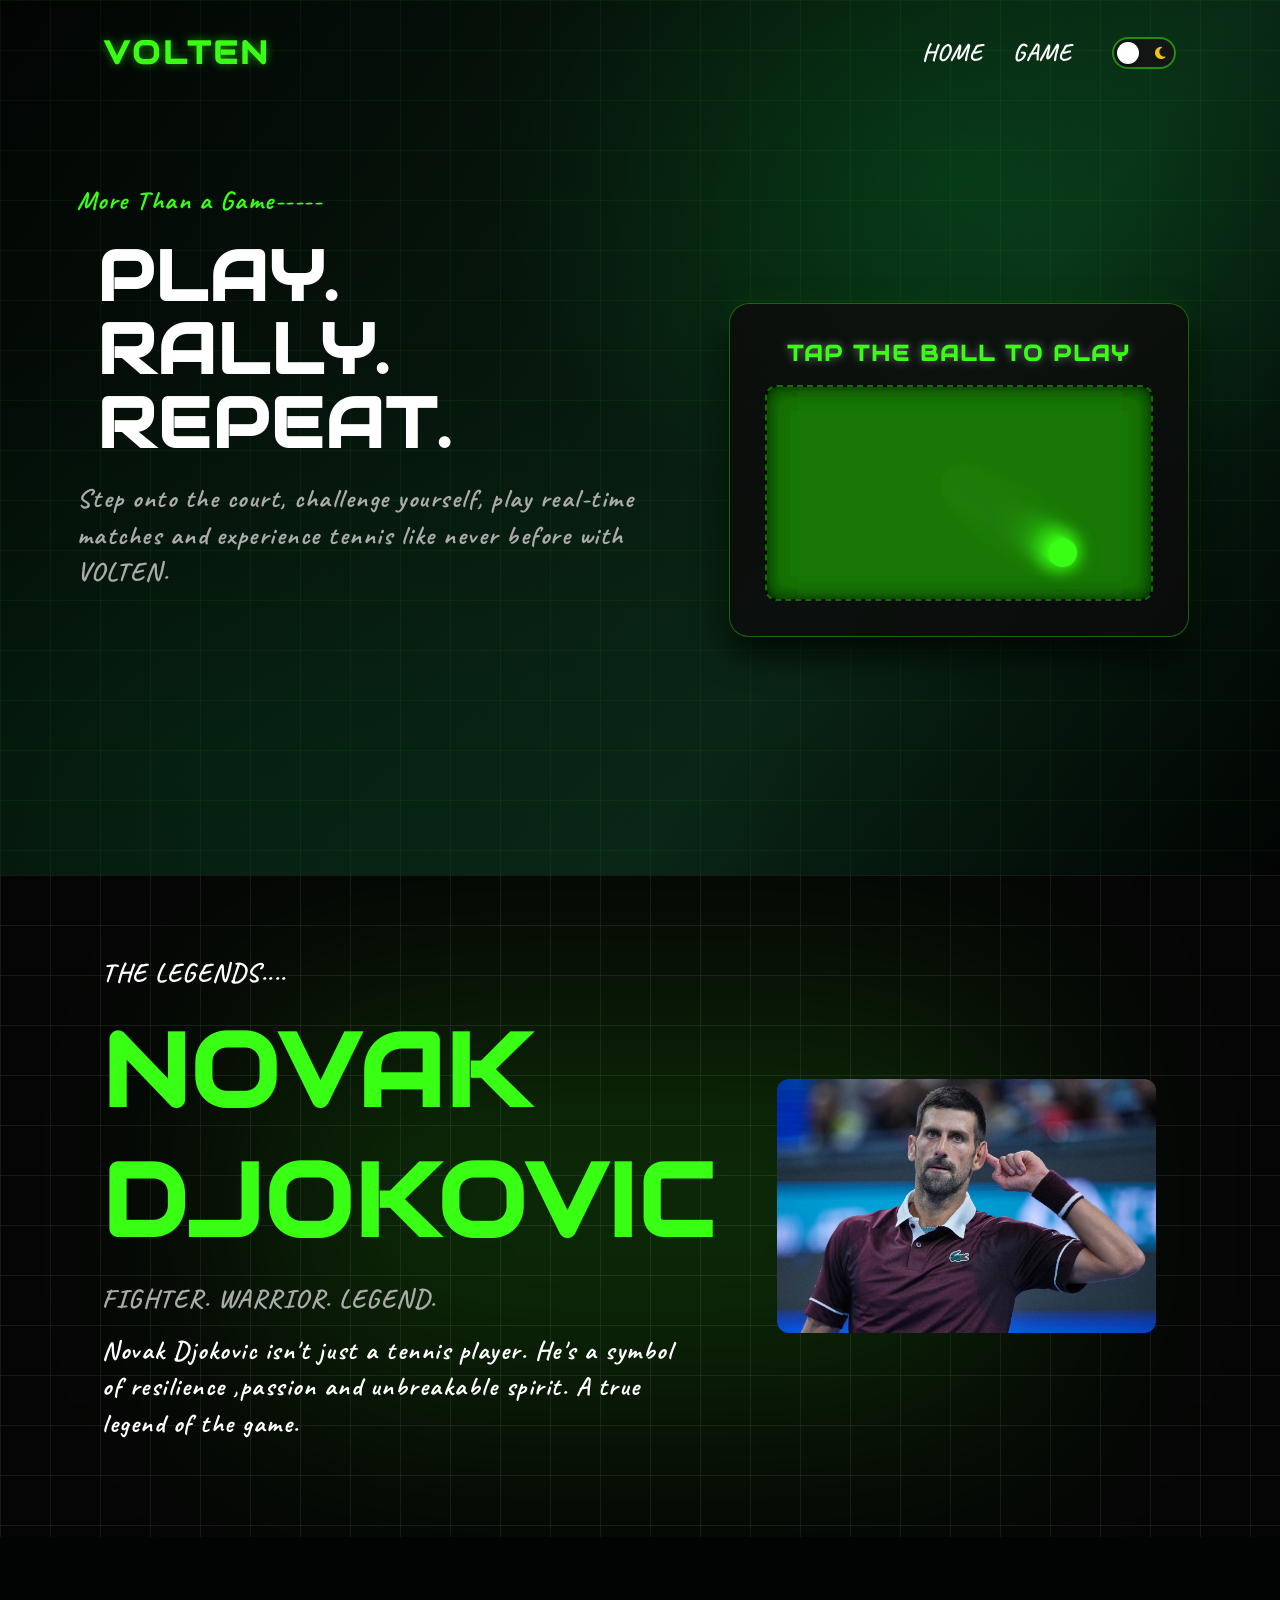
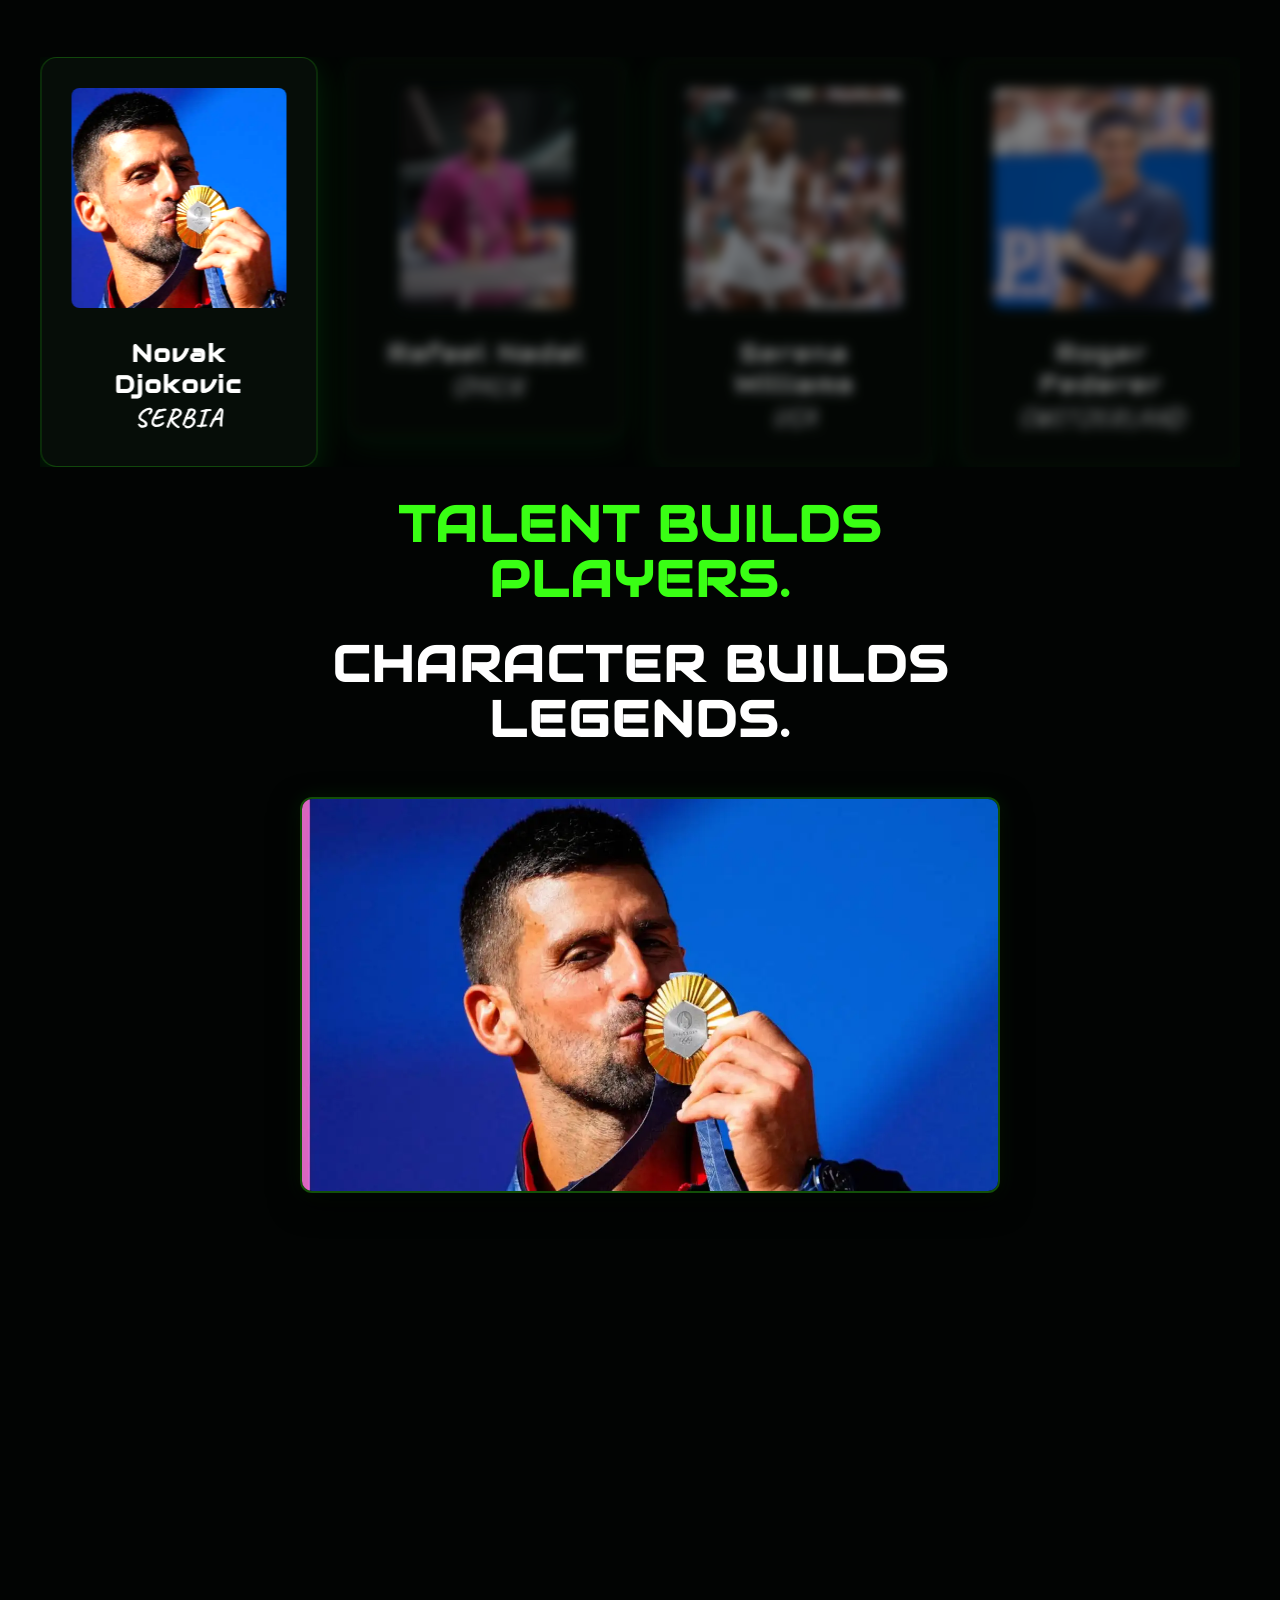
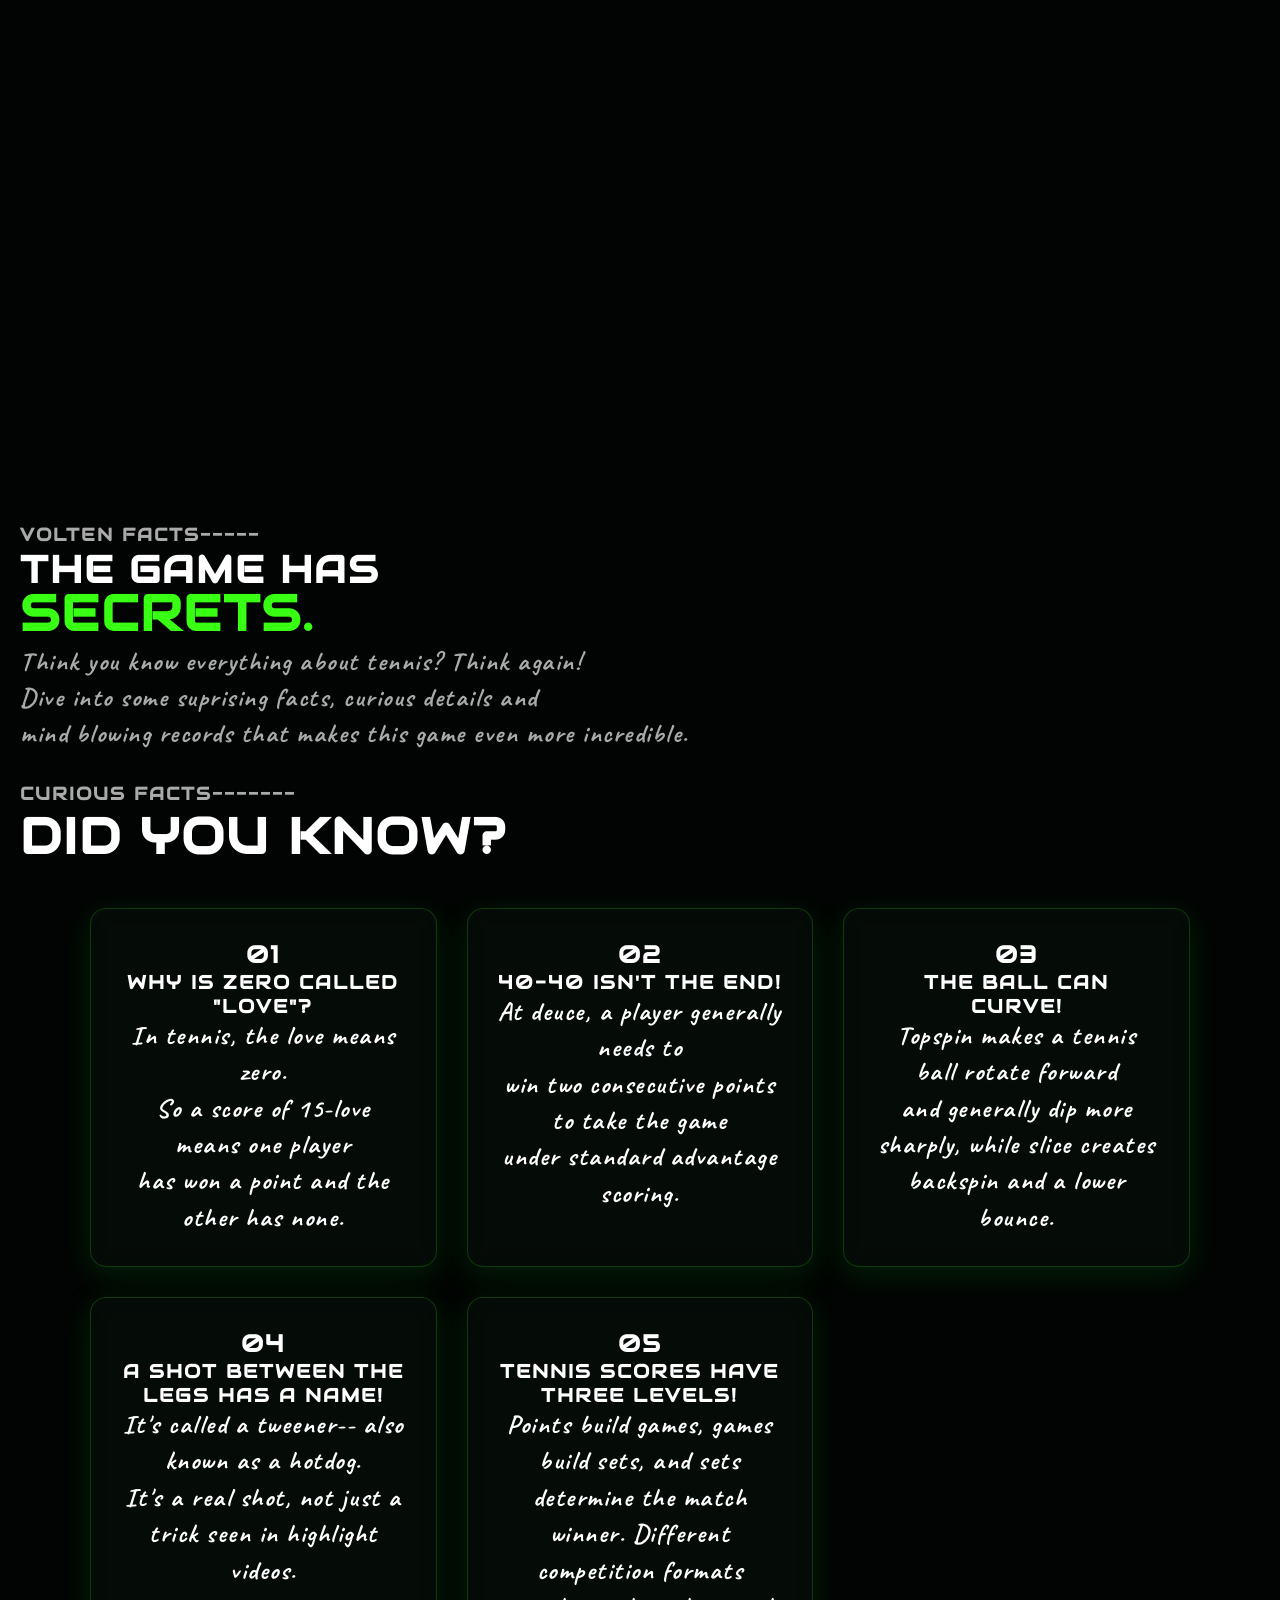
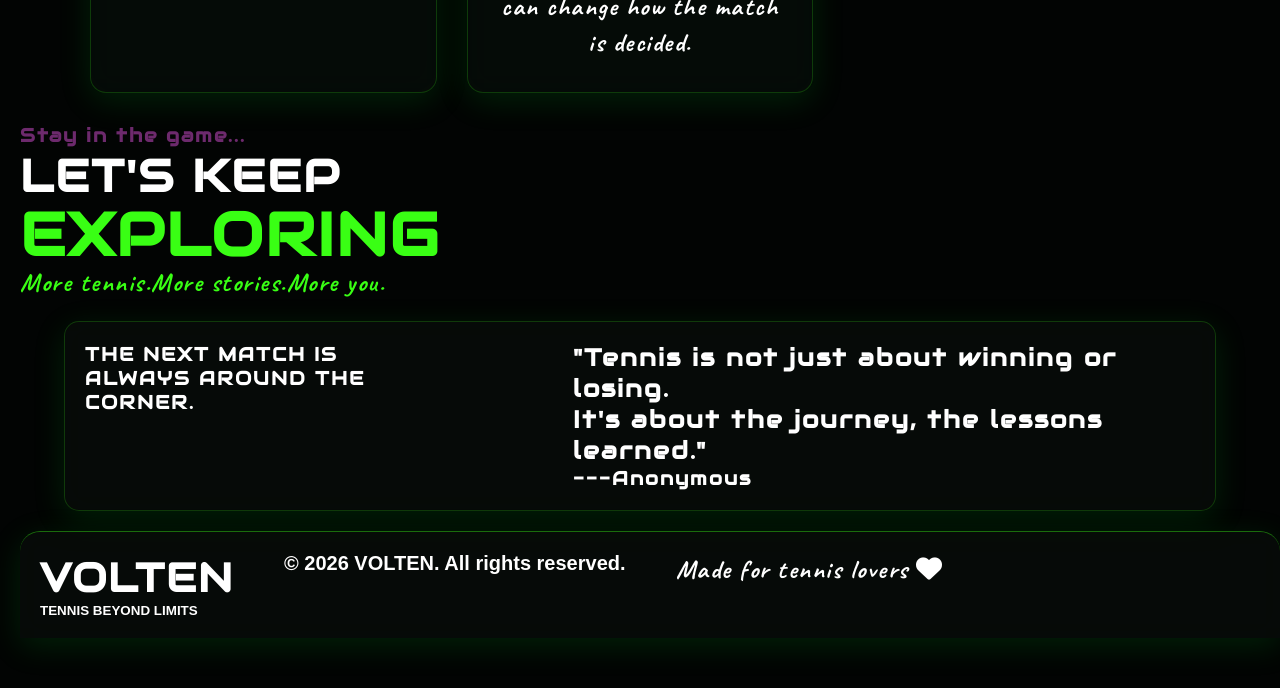
<file: index.html>
<!DOCTYPE html>
<html lang="en">
<head>
    <meta charset="UTF-8">
    <meta name="viewport" content="width=device-width, initial-scale=1.0">
    <title>VOLTEN - more then game ... </title>
    <link rel="stylesheet" href="style.css">
    <link rel="stylesheet" href="https://cdnjs.cloudflare.com/ajax/libs/font-awesome/6.4.0/css/all.min.css">
    <link rel="stylesheet" href="https://cdn.jsdelivr.net/npm/swiper@11/swiper-bundle.min.css" />
    <link rel="preconnect" href="https://fonts.googleapis.com">
    <link rel="preconnect" href="https://fonts.gstatic.com" crossorigin>
    <link href="https://fonts.googleapis.com/css2?family=Audiowide&family=Caveat:wght@700&display=swap" rel="stylesheet">
    <link rel="icon" href="favicon.svg" type="image/x-icon" >
</head>
<body>
   <div class="navbar">
    <h1>VOLTEN</h1>
    <div class="navbaricons">
        <p style="cursor: pointer;" onclick="window.scrollTo({top: 0, behavior: 'smooth'});">Home</p>
        <p style="cursor: pointer;" onclick="document.getElementById('gameArea').scrollIntoView({behavior: 'smooth'});">GAME</p>
    </div>
        <!--slider code is here guys -->
         <div class="nav-right-controls" style="display: flex; align-items: center; gap: 15px;">
        <label class="theme-switch" for="switch-desktop">
            <input type="checkbox" id="switch-desktop" class="theme-checkbox">
            <div class="slider round">
                <i class="fa-solid fa-sun icon-sun"></i>
                <i class="fa-solid fa-moon icon-moon"></i>
            </div>
        </label>
    </div>
 
    <div class="mobile-menu-btn" id="menuBtn">
        <i class="fa-solid fa-bars" id="menuIcon"></i>
    </div>
  </div>
</div>
<div class="mobile-overlay" id="mobileOverlay">
        <div class="overlay-links">
            <p style="cursor: pointer;" onclick="window.scrollTo({top: 0, behavior: 'smooth'});">HOME</p>
            <p style="cursor: pointer;" onclick="document.getElementById('gameArea').scrollIntoView({behavior: 'smooth'});">GAME</p>
            <label class="theme-switch" for="switch-mobile">
                <input type="checkbox" id="switch-mobile" class="theme-checkbox">
                <div class="slider round">
                    <i class="fa-solid fa-sun icon-sun"></i>
                    <i class="fa-solid fa-moon icon-moon"></i>
                </div>
            </label>
        </div>
</div>
<!--Hero section code-->
    
<div class="hero-section">
    
    <!-- 1. Left Top: Text Content -->
    <div class="hero-text-area">
        <div class="hero-section-text">
            <p>More Than a Game-----</p>
        </div>
        <div class="hero-headings">
            <h1>PLAY.</h1>
            <h1>RALLY.</h1>
            <h1>REPEAT.</h1>
        </div>
        <div class="paragraph">
            <p>Step onto the court, challenge yourself, play real-time<br> matches
            and experience tennis like never before with VOLTEN.</p>
        </div>
    </div>

    <!-- 2. Right Side (Desktop) / Middle (Mobile): Interactive Game Card -->
    <div class="interactive-game-area" id="gameArea">
        <div class="game-intro-card" id="gameIntro">
            <h2>TAP THE BALL TO PLAY</h2>
            <canvas id="idleCanvas" width="400" height="220"></canvas>
        </div>
        
        <!-- FULL SCREEN GAME (Hidden initially) -->
        <div class="full-game-container" id="fullGameContainer" style="display: none;">
            <div class="back-btn" onclick="exitGame()">&#10094;</div>
            <div class="score-board">
                <span id="playerScore">0</span> - <span id="botScore">0</span>
            </div>
            <canvas id="activeGameCanvas" width="800" height="500"></canvas>
            
            <div id="gameOverModal" class="game-over-modal" style="display: none;">
                <h2 id="winnerText">GAME OVER</h2>
                <div class="modal-buttons">
                    <button class="modal-btn restart-btn" onclick="startGame()">RESTART GAME</button>
                    <button class="modal-btn exit-modal-btn" onclick="exitGame()">EXIT GAME</button>
                </div>
            </div>
        </div>
    </div>
</div>

<!--Second page code-->
<div class="second-page">
    <div class="top-text">
      <p>THE LEGENDS....</p>
      </div>
    <div class="second-page-text">
        <h1>NOVAK DJOKOVIC</h1>
    </div>
    <div class="main-image">
        <img src="Novak dj.avif" alt="novak-image" height="200px">
    </div>  
<div class="below-text">
    <p>FIGHTER. WARRIOR. LEGEND.</p>
    </div>
<div class="legend-text">
    <p> Novak Djokovic isn't just a tennis player. He's a symbol <br>of resilience
        ,passion and unbreakable spirit. A true<br>
         legend of the game.</p>
</div>
<!-- Cleaned up button -->
</div>
 
<!-- third page code-->
<div class="third-page">
    
    <!-- Swiper Main Container   -->
    <div class="swiper mySwiper">
        <div class="swiper-wrapper">
            
            <!-- Slide 1 -->
            <div class="swiper-slide">
                <div class="card1">
                    <a href="roger.html" target="_blank" rel="noopener noreferrer">
                        <img src="Roger.webp" alt="roger image" height="250px" width="300px">
                    </a>
                    <h2>Roger Federer</h2>
                    <p>SWITZERLAND</p>
                </div>
            </div>
            
            <!-- Slide 2 -->
            <div class="swiper-slide">
                <div class="card1">
                    <a href="novak.html" target="_blank" rel="noopener noreferrer">
                        <img src="novak.webp" alt="novak image" height="250px">
                    </a>
                    <h2>Novak Djokovic</h2>
                    <p>SERBIA</p>
                </div>
            </div>
            
            <!-- Slide 3 -->
            <div class="swiper-slide">
                <div class="card1">
                    <a href="rafael.html" target="_blank" rel="noopener noreferrer">
                        <img src="rafael.avif" alt="rafael image" height="250px">
                    </a>
                    <h2>Rafael Nadal</h2>
                    <p>SPAIN</p>
                </div>
            </div>
            
            <!-- Slide 4 -->
            <div class="swiper-slide">
                <div class="card1">
                    <a href="serena.html" target="_blank" rel="noopener noreferrer">
                        <img src="serena.webp" alt="serena image" height="250px">
                    </a>
                    <h2>Serena Williams</h2>
                    <p>USA</p>
                </div>
            </div>
            <!--slider ko countinuous chlane ke liye cards ko double karna padegs its important to ye mt samjhna ke hour incrase krne ke liye ye kar rahe -->
            <div class="swiper-slide">
                <div class="card1">
                    <a href="roger.html" target="_blank" rel="noopener noreferrer">
                        <img src="Roger.webp" alt="roger image" height="250px" width="300px">
                    </a>
                    <h2>Roger Federer</h2>
                    <p>SWITZERLAND</p>
                </div>
            </div>
            
            <!-- Slide 2 -->
            <div class="swiper-slide">
                <div class="card1">
                    <a href="novak.html" target="_blank" rel="noopener noreferrer">
                        <img src="novak.webp" alt="novak image" height="250px">
                    </a>
                    <h2>Novak Djokovic</h2>
                    <p>SERBIA</p>
                </div>
            </div>
            
            <!-- Slide 3 -->
            <div class="swiper-slide">
                <div class="card1">
                    <a href="rafael.html" target="_blank" rel="noopener noreferrer">
                        <img src="rafael.avif" alt="rafael image" height="250px">
                    </a>
                    <h2>Rafael Nadal</h2>
                    <p>SPAIN</p>
                </div>
            </div>
            
            <!-- Slide 4 -->
            <div class="swiper-slide">
                <div class="card1">
                    <a href="serena.html" target="_blank" rel="noopener noreferrer">
                        <img src="serena.webp" alt="serena image" height="250px">
                    </a>
                    <h2>Serena Williams</h2>
                    <p>USA</p>
                </div>
            </div>
        </div>
    </div>

    <!-- Ye neeche ka section bilkul untouched rahega -->
    <div class="talent-text">
        <h3> TALENT BUILDS<br>PLAYERS.</h3>
    </div>
    
    <div class="character">
        <h3>CHARACTER BUILDS<br>LEGENDS.</h3>
    </div>
    
    <div class="side-image">
        <img src="novak.webp" alt="novak" >
    </div>
    
</div>
<!--quiz section start from here -->
 <div class="quiz-section" id="quizSection">
    <div class="quiz-header">
        <h2>Check your tennis IQ</h2>
    </div>
    
    <div class="quiz-card">
        <!-- JS automatically yahan question text daalega -->
        <div class="question-box">
            <h3></h3> 
        </div>
        
        <!-- JS automatically yahan 4 naye buttons banayega -->
        <div class="options-grid"></div>
        
        <div class="quiz-footer">
            <!-- JS troll message aur colors yahan control karega -->
            <div class="troll-box"></div>
        </div>
    </div>
</div>
<!--Quiz section ends here-->

<!-- Code for fifth page -->
<div class="fifthpage">
<div class="voltenfacts">
    <h3>VOLTEN FACTS-----</h3>
</div>
<div class="thegame">
    <h2>THE GAME HAS </h2>
</div>
<div class="secrets">
    <h1>SECRETS.</h1>
</div>
<div class="para">
    <P> Think you know everything about tennis? Think again!<br>
    Dive into some suprising facts, curious details and <br>
mind blowing records that makes this game even more incredible.</P>
</div>
<div class="curious">
    <h3>CURIOUS FACTS-------</h3>
</div>
<div class="did-you">
    <h1>DID YOU KNOW?</h1>
</div>
<div class="glass-cards">
    <div class="facts-card">
        <h2>01</h2>
        <h3>WHY IS ZERO CALLED "LOVE"?</h3>
        <P>In tennis, the love means zero.<br>
        So a score of 15-love means one player<br>
    has won a point and the other has none.</P>
    </div>
    <div class="facts-card">
        <h2>02</h2>
        <h3> 40-40 ISN'T THE END!</h3>
        <p> At deuce, a player generally needs to<br>
        win two consecutive points to take the game<br>
    under standard advantage scoring. </p>
    </div>
    <div class="facts-card">
        <h2>03</h2>
        <h3>THE BALL CAN CURVE!</h3>
        <P> Topspin makes a tennis ball rotate forward<br>
        and generally dip more sharply, while slice creates <br>
    backspin and a lower bounce.</P>
    </div>
    <div class="facts-card">
        <h2>04</h2>
        <h3>A SHOT BETWEEN THE <BR>
        LEGS HAS A NAME!</h3>
        <p>It's called a tweener-- also known as a hotdog.<br>
        It's a real shot, not just a trick seen in highlight videos.</p>
    </div>
    <div class="facts-card">
        <h2>05</h2>
        <h3>TENNIS SCORES HAVE THREE LEVELS!</h3>
        <p>Points build games, games build sets, and sets<br>
        determine the match winner. Different competition formats<br>
        can change how the match is decided. </p>
    </div>
</div>
</div>

<!-- Code for footer section-->
<div class="footer-page">
<div class="stay">
    <h3>Stay in the game...</h3>
</div>
<div class="lets-keep">
    <h2>LET'S KEEP</h2>
</div>
<div class="exploring">
    <h1>EXPLORING</h1>
    <p>More tennis.More stories.More you.</p>
</div>
<div class="last-card">
   <div class="left-text"><h3>THE NEXT MATCH IS <BR>
    ALWAYS AROUND THE CORNER.</h3>
    </div>
    <div class="right-text">
      <h2> "Tennis is not just about winning or losing.<br>
        It's about the journey, the lessons learned."</h2>
        <h3>---Anonymous</h3>
    </div>
</div>

<div class="last-part">
   <div class="volten"><h1>VOLTEN </h1>
    <H6>TENNIS BEYOND LIMITS</H6>
    </div>
    <div class="rights">
     <h4>© 2026 VOLTEN. All rights reserved.</h4>
    </div>
    <div class="made">
        <p> Made for tennis lovers
        <i class="fa-solid fa-heart"></i>
        </p>
    </div>
</div>
</div>
    <script src="https://cdn.jsdelivr.net/npm/swiper@11/swiper-bundle.min.js"></script>
    <script src="script.js"></script>
</body>
</html>
</file>
<file: style.css>
/*  1. ROOT VARIABLES & GLOBAL RESET*/
@import url('https://fonts.googleapis.com/css2?family=Space+Grotesk:wght@400;600;700&display=swap');

[data-theme="light"] {
    --bg-color: #FFFFFF; 
    --text-main: #121614; 
    
    --text-muted: #3B5942; 
    
    --neon-green: #00C82B;  
    --neon-red: #E60045;  
}

/* 2. GLOBAL BODY & BACKGROUND */
body[data-theme="light"]  {
     background-color: #F8FDF9 !important; 
    background-image: radial-gradient(rgba(0, 200, 43, 0.15) 3px, transparent 3px) !important;
    background-size: 40px 40px !important;
}

 
[data-theme="light"] .hero-section {
    background: transparent !important;  
}
[data-theme="light"] .hero-section-text p {
    color: var(--neon-green); 
    font-weight: bold;
    text-shadow: none;
}
[data-theme="light"] .hero-headings h1 {
    color: var(--text-main); 
    text-shadow: none; 
}
[data-theme="light"] .hero-headings h1:nth-child(2) {
    color: var(--neon-green); 
}
[data-theme="light"] .paragraph p {
    color: var(--text-main); 
}
[data-theme="light"] .game-icon-card {
    background: rgba(255, 255, 255, 0.8);
    border: 2px solid rgba(0, 200, 43, 0.3);
}
[data-theme="light"] .game-icon-card i {
    color: var(--text-main);
}
[data-theme="light"] .game-icon-card i:hover {
    color: var(--neon-green);
}

/* 4. SECTIONS BACKGROUND   */
[data-theme="light"] .second-page,
[data-theme="light"] .third-page {
    background-color: #F8FDF9 !important; 
    background-image: 
        linear-gradient(rgba(0, 200, 43, 0.07) 1.5px, transparent 1.5px),
        linear-gradient(90deg, rgba(0, 200, 43, 0.07) 1.5px, transparent 1.5px);
    background-size: 55px 55px !important; /* Box pattern */
}

/* 5. NAVBAR STYLING */
[data-theme="light"] .navbar {
    background: linear-gradient(135deg, rgba(16, 229, 59, 0.85) 0%, rgba(0, 200, 43, 0.9) 50%, rgba(2, 90, 18, 0.95) 100%) !important;
    backdrop-filter: blur(12px) !important;  
    -webkit-backdrop-filter: blur(12px) !important;
    border: 1px solid rgba(255, 255, 255, 0.3) !important;
    box-shadow: 0 10px 30px rgba(0, 200, 43, 0.4) !important;
}
body[data-theme="light"] .navbar h1 {
    color: #FFFFFF !important;
    text-shadow: 0 2px 10px rgba(0, 0, 0, 0.3) !important;
}
body[data-theme="light"] .navbaricons p {
    color: #F4FFF5 !important; 
}
[data-theme="light"] .navbaricons p:hover {
    color: #FFFFFF !important;
    text-shadow: 0 0 10px rgba(255, 255, 255, 0.8) !important;
    transform: scale(1.1); 
    transition: 0.3s ease;
}

/* 6. GLASSMORPHISM CARDS   */
[data-theme="light"] .card1,
[data-theme="light"] .facts-card {
    background: rgba(255, 255, 255, 0.75);
    backdrop-filter: blur(15px);
    -webkit-backdrop-filter: blur(15px);
    border: 2px solid rgba(0, 200, 43, 0.25);
    box-shadow: 0 8px 32px rgba(0, 100, 20, 0.08);
    color: var(--text-main);
}

/* 7. SLIDER / SWIPER   */
[data-theme="light"] .swiper-slide {
    filter: blur(4px) brightness(0.85);  
}
[data-theme="light"] .swiper-slide.swiper-slide-active {
    filter: blur(0px) brightness(1.05);  
    box-shadow: 0 10px 30px rgba(0, 200, 43, 0.15);
}

/* 8. INTERACTIVE BUTTONS & QUIZ CARDS */
[data-theme="light"] .option-btn {
    background: #FFFFFF;
    color: var(--text-main);
    border: 2px solid #D5EBD7;
}
[data-theme="light"] .option-btn:hover {
    border-color: var(--neon-green);
    background: #F4FDF5;
    box-shadow: 0 0 12px rgba(0, 200, 43, 0.15);
}
[data-theme="light"] .quiz-card {
    background: rgba(255, 255, 255, 0.9);
    border: 2px solid rgba(0, 200, 43, 0.3);
    box-shadow: 0 15px 40px rgba(0, 100, 20, 0.08);
}

/* 9. IMAGES & VISUAL ALIGNMENTS */
[data-theme="light"] .side-image img {
    border: 2.5px solid var(--neon-green);
    box-shadow: 0 12px 35px rgba(0, 80, 15, 0.12);
}
body[data-theme="light"] h1, 
body[data-theme="light"] h2, 
body[data-theme="light"] h3 {
    font-family: 'Audiowide', cursive !important;
    letter-spacing: 2px !important;
}
body[data-theme="light"] p,
body[data-theme="light"] span,
body[data-theme="light"] .paragraph p {
    font-family: 'Caveat', cursive !important;
    font-size: 26px !important;  
    font-weight: 700 !important;
    letter-spacing: 1.5px !important;
    line-height: 1.4 !important;
}
body[data-theme="light"] .hero, 
body[data-theme="light"] .hero-section,
body[data-theme="light"] .second-page,
body[data-theme="light"] .third-page {
    background: transparent !important;
    background-image: none !important;  
}

body[data-theme="light"] .hero::before {
    display: none !important;
}
:root {
    --bg-color: #000000;
    --neon-green: #39ff14;
    --text-main: #ffffff;
    --text-muted: #aaaaaa;
    --neon-red: #ff3333;  
}

* {
    margin: 0;
    padding: 0;
    box-sizing: border-box;
    font-family: 'Segoe UI', Tahoma, Geneva, Verdana, sans-serif;
}

/*  2. BODY & BACKGROUND ANIMATIONS */
body {
    background-color: #020403;
    
    background-image: 
        /* 1. Nayi Subtle Neon Green Grid Lines */
        linear-gradient(rgba(57, 255, 20, 0.05) 1px, transparent 1px),
        linear-gradient(90deg, rgba(57, 255, 20, 0.05) 1px, transparent 1px),
        radial-gradient(ellipse at 75% 20%, rgba(0, 255, 65, 0.12) 0%, transparent 35%),
        radial-gradient(ellipse at 15% 85%, rgba(0, 100, 45, 0.14) 0%, transparent 40%),
        
        /* 3. Base dark gradient */
        linear-gradient(125deg, #020403 0%, #06140B 35%, #092515 65%, #010302 100%);  
    /* Grid ka size 50px rakha hai, aur baaki gradients poore screen par (100%) */
    background-size: 50px 50px, 50px 50px, 100% 100%, 100% 100%, 100% 100%;
    background-attachment: fixed; 
}
h1, h2, h3 {
    font-family: 'Audiowide', system-ui, sans-serif !important;
    letter-spacing: 2px !important;
}

p, span, .paragraph p {
    font-family: 'Caveat', system-ui, sans-serif !important;
    font-size: 26px !important;
    font-weight: 700 !important;
    letter-spacing: 1.5px !important;
    line-height: 1.4 !important;
}
/*   3. NAVIGATION BAR  */
.navbar {
     height: 65px !important;  
    width: 90% !important;
    margin: 0 auto !important;  
    border-radius: 50px !important; 
    position: sticky !important;
    top: 20px !important; 
    z-index: 9999 !important;  
    display: flex !important;
    align-items: center !important;
    padding: 0 40px !important;
}

.navbar h1 {
    color: var(--neon-green);
    text-shadow: 0 0 10px rgba(57, 255, 20, 0.5);
    letter-spacing: 2px;
    margin: 0;
    line-height: normal;
    display: flex;
    align-items: center;
    font-family: 'Audiowide', cursive !important;
    font-size: 32px !important; 
    letter-spacing: 3px !important;
    margin-right: auto !important;
}

.navbaricons {
    display: flex;
    align-items: center;
    gap: 30px;
    margin-right: 25px;
}

/* BUG FIX: nabvaricons P -> navbaricons p */
.navbaricons p {
    cursor: pointer;
    font-weight: bold;
    text-transform: uppercase;
    font-size: 14px;
    color: var(--text-main);
    transition: 0.3s ease;
    font-family: 'Caveat', cursive !important;
    font-size: 24px !important; /* Cursive me thoda bada size achha lagta hai */
    letter-spacing: 1px !important;
    font-weight: 700 !important;
}

.navbaricons p:hover {
    color: var(--neon-green);
    text-shadow: 0 0 8px var(--neon-green);
}

/* 4. MOBILE OVERLAY MENU */
.mobile-menu-btn {
    display: none; /* Desktop par hide rahega */
    align-items: center;
    position: relative;
    color: var(--neon-green);
    font-size: 22px;
    font-weight: bold;
    cursor: pointer;
}

.mobile-overlay {
    display: flex;
    position: fixed;
    top: 0;
    left: 0;
    width: 100%;
    height: 100vh;
    background-color: rgba(0, 0, 0, 0.9);
    backdrop-filter: blur(10px);
    z-index: 999;
    flex-direction: column;
    justify-content: center;
    align-items: center;
    opacity: 0;
    visibility: hidden;
    transition: opacity 0.4s ease, visibility 0.4s ease;
}

.mobile-overlay.active {
    opacity: 1;
    visibility: visible;
}

.overlay-links {
    font-size: 30px;
    color: white;
    margin: 25px;
    text-transform: uppercase;
    letter-spacing: 2px;
    cursor: pointer;
    transition: 0.3s ease;
    text-align: center;
}

.overlay-links p:hover {
    color: var(--neon-green);
    text-shadow: 0 0 15px var(--neon-green);
    transform: scale(1.1);
}

/* theme toggle button code is here guys */
.theme-switch {
    position: relative;
    display: inline-block;
    width: 64px;
    height: 32px;
    margin-left: 15px;
}
.theme-switch input {
    opacity: 0;
    width: 0;
    height: 0;
}
.slider {
    position: absolute;
    cursor: pointer;
    top: 0; left: 0; right: 0; bottom: 0;
    background-color: #121614;
    transition: 0.4s;
    border-radius: 34px;
    display: flex;
    align-items: center;
    justify-content: space-between;
    padding: 0 8px;
    border: 2px solid rgba(57, 255, 20, 0.5);
}
.slider:before {
    position: absolute;
    content: "";
    height: 22px;
    width: 22px;
    left: 3px;
    bottom: 3px;
    background-color: white;
    transition: 0.4s cubic-bezier(0.68, -0.55, 0.27, 1.55);
    border-radius: 50%;
    z-index: 2;
    box-shadow: 0 2px 5px rgba(0, 0, 0, 0.3);
}
input:checked + .slider {
    background-color: #00C82B; /* Light mode me green ho jayega */
    border-color: #00C82B;
}

input:checked + .slider:before {
    transform: translateX(32px); /* Pahiya right me slide hoga */
}

/* Switch ke andar ke icons */
.icon-sun { color: #fff; font-size: 14px; z-index: 1; }
.icon-moon { color: #f1c40f; font-size: 14px; z-index: 1; }


/* 100% BULLETPROOF LIGHT THEME TEXT FIX */
[data-theme="light"] .third-page p,
[data-theme="light"] .third-page h2,
[data-theme="light"] .facts-section p,
[data-theme="light"] .facts-section h3,
[data-theme="light"] .facts-section h2,
[data-theme="light"] .quiz-section h3,
[data-theme="light"] .quiz-section p,
[data-theme="light"] .card1 p,
[data-theme="light"] .card1 h2 {
    color: #121614 !important;  
}

/* Specific items jo hamesha green rehne chahiye */
[data-theme="light"] .talent-text h3,
[data-theme="light"] .quiz-header h2 {
    color: var(--neon-green) !important;
}

/* Navbar aur footer ka text light mode me bhi bright rakhne ke liye (kyunki wo green/dark hain) */
[data-theme="light"] .navbaricons p {
    color: #FFFFFF !important;
}

/*  
   5. HERO SECTION (Layout & Text Area)
  */
.hero::before {
    content: "";
    position: absolute;
    inset: 0;
    pointer-events: none;
    background: linear-gradient(115deg, transparent 40%, rgba(57, 255, 20, 0.035) 50%, transparent 60%);
    z-index: -1;
}

.hero-section {
    display: grid;
    grid-template-columns: 1.2fr 1fr;
    grid-template-areas: 
        "text game" 
        "icons game";
    align-items: center;
    gap: 30px 50px;
    padding: 50px 6%;
    min-height: calc(100vh - 90px);
    max-width: 1400px;
    margin: 0 auto;
    opacity: 0;
    filter: blur(12px);
    transform: translateY(40px) scale(0.95);
    transition: all 1s cubic-bezier(0.22, 1, 0.36, 1);
}

.hero-section.show-on-scroll {
    opacity: 1;
    filter: blur(0);
    transform: translateY(0) scale(1);
}

.hero-text-area {
    grid-area: text;
}

/* BUG FIX: var(--ne0n-green) ko theek kiya */
.hero-section-text p {
    font-size: clamp(16px, 1.5vw, 20px);
    color: var(--neon-green);
    letter-spacing: 1.5px;
    margin-bottom: 15px;
    font-weight: 600;
}

.hero-headings {
    margin-top: 20px;
    margin-left: 20px;
    line-height: 1.1;
    color: var(--text-main);
}

.hero-headings h1 {
    font-size: clamp(42px, 5.5vw, 72px);
    font-weight: 900;
    line-height: 1.05;
    color: var(--text-main);
    letter-spacing: 1px;
}

.paragraph {
    margin-top: 20px;
    font-size: clamp(15px, 1.2vw, 18px);
    color: var(--text-muted);
    line-height: 1.6;
}

.hero-bottom-box {
    grid-area: icons;
    margin-top: 50px;
}

.game-icon {
    width: fit-content; /* Pehle 55px tha jo layout bigad raha tha */
    display: flex;
    align-items: center;
    justify-content: space-evenly;
    gap: 35px; /* Pehle 180px gap tha jo mobile me bahar jaata tha */
    margin-top: 40px;
    color: var(--text-main);
}

.game-icon i {
    font-size: 26px;
    cursor: pointer;
    transition: 0.3s ease;
    padding: 10px;
    border-radius: 50%;
}

.game-icon:hover i {
    color: var(--bg-color);
    background-color: var(--neon-green);
    transform: translateY(-6px) scale(1.1);
    box-shadow: 0 0 20px var(--neon-green);
}
/*  6. HERO INTERACTIVE GAME AREA   */
.interactive-game-area {
    grid-area: game;
    display: flex;
    justify-content: center;
    align-items: center;
    width: 100%;
}

.game-intro-card {
    background: rgba(12, 12, 12, 0.85);
    border: 1px solid rgba(57, 255, 20, 0.35);
    border-radius: 20px;
    padding: clamp(20px, 3vw, 35px);
    width: 100%;
    max-width: 460px;
    text-align: center;
    cursor: pointer;
    box-shadow: 0 15px 35px rgba(0, 0, 0, 0.9), 0 0 25px rgba(57, 255, 20, 0.12);
    backdrop-filter: blur(12px);
    transition: all 0.35s ease;
}

/* BUG FIX: hover properties merged */
.game-intro-card:hover {
    transform: translateY(-6px);
    border-color: var(--neon-green);
    box-shadow: 0 24px 40px rgba(0, 0, 0, 0.9), 0 0 35px rgba(57, 255, 20, 0.3);
}

/* BUG FIX: guys its works */
.game-intro-card h2 {
    color: var(--neon-green);
    font-size: clamp(16px, 1.8vw, 22px);
    letter-spacing: 2px;
    margin-bottom: 18px;
    text-shadow: 0 0 10px rgba(255, 255, 255, 0.4);
}

#idleCanvas {
    width: 100%;
    height: auto;
    background: #050505;
    /* BUG FIX: 27 to 57 for neon green */
    border: 2px dashed rgba(57, 255, 20, 0.4); 
    border-radius: 12px;
    display: block;
}

/* --- HERO SECTION MOBILE RESPONSIVE --- */
@media (max-width: 850px) {
    .navbaricons { display: none; }
    .mobile-menu-btn { display: flex; }
    
    .hero-section {
        grid-template-columns: 1fr;
        grid-template-areas: 
            "text" 
            "game" 
            "icons";
        text-align: center;
        gap: 35px;
        padding: 30px 20px;
    }
    
    .game-intro-card {
        max-width: 420px;
        margin: 0 auto;
    }
}

/* 
   7. FULLSCREEN ACTIVE GAME CONTAINER
 */
.full-game-container {
    position: fixed !important; 
    top: 0 !important;
    left: 0 !important;
    width: 100vw !important;
    height: 100vh !important;
    height: 100dvh !important;
    z-index: 99999 !important; /* Sabse aage */
    flex-direction: column;
    align-items: center;
    justify-content: center; 
    background: rgba(5, 19, 8, 0.98) !important;
    backdrop-filter: blur(15px);
}

.score-board {
    position: absolute;
    top: 20px;
    font-size: 35px;
    color: var(--neon-green);
    font-weight: 900;
    letter-spacing: 5px;
    text-shadow: 0 0 20px rgba(57, 255, 20, 0.8);
    z-index: 10001;
}

#activeGameCanvas {
    border: 2px solid var(--neon-green);
    border-radius: 10px;
    box-shadow: 0 0 30px rgba(57, 255, 20, 0.2);
    background-color: #050505;
    cursor: none;
    max-width: 100%;
}
.back-btn {
    position: absolute;
    top: 20px;
    left: 20px;
    color: var(--neon-red);
    font-size: 35px;
    cursor: pointer;
    z-index: 10002;
    transition: 0.3s ease;
    font-weight: bold;
}

.back-btn:hover {
    color: var(--text-main);
    text-shadow: 0 0 15px var(--neon-red);
    transform: scale(1.2);
}

/* GAME OVER MODAL */
.game-over-modal {
    position: absolute;
    top: 50%;
    left: 50%;
    transform: translate(-50%, -50%);
    background: rgba(5, 5, 5, 0.95);
    border: 2px solid var(--neon-green);
    border-radius: 15px;
    padding: 40px;
    text-align: center;
    box-shadow: 0 0 40px rgba(57, 255, 20, 0.3);
    z-index: 10002;
    backdrop-filter: blur(15px);
}

.game-over-modal h2 {
    font-size: 35px;
    margin-bottom: 30px;
    color: #fff;
    text-shadow: 0 0 15px var(--neon-green);
    letter-spacing: 2px;
}

.modal-buttons {
    display: flex;
    gap: 20px;
    justify-content: center;
}

.modal-btn {
    padding: 12px 30px;
    font-size: 16px;
    font-weight: 700;
    border-radius: 8px;
    cursor: pointer;
    transition: 0.3s ease;
    border: 2px solid;
    background: transparent;
    letter-spacing: 1px;
}

.restart-btn {
    color: var(--neon-green);
    border-color: var(--neon-green);
}

.restart-btn:hover {
    background: var(--neon-green);
    color: #000;
    box-shadow: 0 0 20px var(--neon-green);
}

.exit-modal-btn {
    color: var(--neon-red);
    border-color: var(--neon-red);
}

.exit-modal-btn:hover {
    background: var(--neon-red);
    color: #000;
    box-shadow: 0 0 20px var(--neon-red);
}

.hide-ui, .hidden-game {
    display: none !important;
}

/*  8. THE LEGENDS SECTION (Second Page) */
.second-page {
    position: relative;
    display: grid;
    grid-template-columns: 1fr 1fr;
    grid-template-areas: 
        "top    image"
        "name   image"
        "sub    image"
        "desc   image"
        "btn    image";
    gap: 15px 40px;
    align-items: center;
    padding: 80px 8%;
    max-width: 100%;
    overflow: hidden;
    z-index: 1;
    background-color: #050505;
    background-image: 
        linear-gradient(rgba(255, 255, 255, 0.07) 1px, transparent 1px),
        linear-gradient(90deg, rgba(255, 255, 255, 0.07) 1px, transparent 1px);
    background-size: 50px 50px;
}

.second-page::before {
    content: "";
    position: absolute;
    top: 50%;
    left: 50%;
    transform: translate(-50%, -50%);
    width: 60%;
    height: 60%;
    background: var(--neon-green);
    filter: blur(120px);
    opacity: 0.15;
    z-index: -1;
    pointer-events: none;
}

.top-text { grid-area: top; color: #fff; font-size: 14px; letter-spacing: 2px; z-index: 2;}
.second-page-text { grid-area: name; color: var(--neon-green); font-size: clamp(35px, 4vw, 55px); margin: 0; z-index: 2; font-weight: 800; text-transform: uppercase;}
.below-text { grid-area: sub; color: var(--text-muted); font-size: 18px; margin: 0; z-index: 2; letter-spacing: 1px;}
.legend-text { grid-area: desc; color: var(--text-main); font-size: 18px; line-height: 1.6; margin: 0; z-index: 2; }

.explore-btn {
    grid-area: btn;
    position: relative;
    justify-self: start;
    display: inline-flex;
    align-items: center;
    gap: 12px;
    padding: 12px 25px;
    margin-top: 15px;
    color: var(--neon-green);
    text-decoration: none;
    border: 1px solid var(--neon-green);
    font-size: 16px;
    font-weight: 600;
    transition: 0.3s ease;
    cursor: pointer;
    background: #000;
    z-index: 2;
}

.explore-btn i {
    font-size: 20px;
    transition: 0.3s ease;
}

.explore-btn:hover {
    background: var(--neon-green);
    color: #000;
    box-shadow: 0 0 20px rgba(57, 255, 20, 0.4);
}

.explore-btn:hover i {
    transform: translateX(5px);
}

/* --- THE LEGENDS MOBILE RESPONSIVE --- */
@media (max-width: 850px) {
    .second-page {
        grid-template-columns: 1fr;
        grid-template-areas: 
            "top" 
            "name" 
            "image" 
            "sub" 
            "desc" 
            "btn";
        text-align: left;
        padding: 50px 25px;
        gap: 20px;
    }
}
.legends-card{
    display:grid;
    grid-template-columns:repeat(4,1fr);
    gap:30px;
    width: min(1100px, 90%);
    margin: 40px auto 0;
    height:350px;
}
/*  9. LEGENDS IMAGE & CHARACTER CARDS */
.swiper {
    width: 100%;
    max-width: 1200px;
    padding: 50px 0;
    margin: 40px auto 0;
    overflow: hidden;
}
.swiper-wrapper {
    transition-timing-function: linear !important;
}
/* har ek card ko width and setup guys */
.swiper-slide {
    width: 300px; 
    height: 400px; 
    display: flex;
    justify-content: center;
    align-items: stretch;
    filter: blur(6px) brightness(0.5);
    transition: filter 0.5s ease, transform 0.5s ease;
    transition-timing-function: linear !important;
}
.swiper-slide.swiper-slide-active {
    filter: blur(0px) brightness(1.2);
    transform: scale(1.15);
    z-index: 10;
}
.swiper-slide .card1,
.swiper-slide .facts-card {
    width: 100%;
    height: 100%;
}
@media (max-width: 768px) {
    .swiper-slide {
        width: 220px;  
        height: 320px;
        filter: blur(0px) brightness(1) !important;
    }
}
.main-image {
    grid-area: image;
    position: relative;
    z-index: 2;
    width: 100%;
    max-width: 500px;
    justify-self: center;
}
/* Yahan hai unequal images ko thik kar diya h guys  */
.main-image img {
    width: 90% !important;
    height: auto !important;
    aspect-ratio: auto !important;  
    object-fit: cover !important;   
    object-position: top center !important;
    margin: 10px auto !important;
    display: block !important;
    border-radius: 12px !important;
}
.legends-card {
    display: grid;
    grid-template-columns: repeat(4, 1fr);
    gap: 30px;
    width: min(1100px, 90%);
    margin: 40px auto 0;
}
/* Glassmorphism Card guys  */
.card1, .facts-card {
    background: rgba(255, 255, 255, 0.03) !important;  
    backdrop-filter: blur(16px) !important;
    -webkit-backdrop-filter: blur(16px) !important;
    border: 1px solid rgba(255, 255, 255, 0.1) !important; 
    box-shadow: 0 4px 30px rgba(0, 0, 0, 0.1) !important;  
    border-radius: 16px;
    padding: 30px;
    overflow:hidden;
    /* Center text ke liye */
    display: flex;
    flex-direction: column;
    align-items: center; 
    text-align: center;
}
.card1 img {
    width: 100% !important;  
    height: 220px !important;  
    object-fit: cover !important;  
    object-position: center top !important;  
    border-radius: 8px;  
    margin-bottom: 15px;  
    display: block;
}
.card1 h2 {
    margin-top: 15px;
    color: var(--text-main);
}
.card1 p {
    color: var(--text-muted);
}
.side-image {
    margin-top: 40px;
    margin-left: 20px;
}
/* 10. QUIZ SECTION */
.quiz-section {
    padding: 80px 20px;
    display: flex;
    flex-direction: column;
    align-items: center;
    font-family: 'Space Grotesk', sans-serif;
    opacity: 0;
    filter: blur(12px);
    transform: translateY(40px) scale(0.95);
    transition: all 1s cubic-bezier(0.22, 1, 0.36, 1);
}

.quiz-section.show-on-scroll {
    opacity: 1;
    filter: blur(0);
    transform: translateY(0) scale(1);
}

.quiz-header h2 {
    color: var(--neon-green);
    font-size: 32px;
    letter-spacing: 2px;
    margin-bottom: 40px;
    text-transform: uppercase;
    text-shadow: 0 0 15px rgba(57, 255, 20, 0.4);
    font-weight: 700;
}

.quiz-card {
    background: rgba(10, 10, 10, 0.8);
    border: 1px solid rgba(57, 255, 20, 0.3);
    border-radius: 16px;
    padding: 40px;
    width: 100%;
    max-width: 700px;
    box-shadow: 0 10px 30px rgba(0, 0, 0, 0.8), 0 0 20px rgba(57, 255, 20, 0.05);
    backdrop-filter: blur(10px);
}

.question-box {
    margin-bottom: 30px;
    min-height: 60px;
}

.question-box h3 {
    color: #fff;
    font-size: 24px;
    line-height: 1.5;
    font-weight: 600;
}

.options-grid {
    display: flex;
    flex-direction: column;
    gap: 16px;
}

.option-btn {
    background: transparent;
    color: #ddd;
    border: 1px solid #333;
    padding: 16px 24px;
    font-size: 18px;
    font-weight: 600;
    border-radius: 8px;
    cursor: pointer;
    text-align: left;
    transition: all 0.3s ease;
    font-family: 'Space Grotesk', sans-serif;
}

.option-btn:hover {
    border-color: var(--neon-green);
    box-shadow: 0 0 15px rgba(57, 255, 20, 0.2);
    color: #fff;
    padding-left: 32px;
}

.quiz-footer {
    margin-top: 30px;
    display: flex;
    flex-direction: column;
    align-items: center;
    min-height: 80px;
}

.troll-box {
    font-size: 16px;
    font-weight: 700;
    text-align: center;
    opacity: 0;
    transition: 0.3s;
}

.troll-box.show {
    opacity: 1;
}

.next-btn {
    margin-top: 15px;
    background: var(--neon-green);
    color: #000;
    border: none;
    padding: 12px 30px;
    font-size: 16px;
    font-weight: 700;
    border-radius: 25px;
    cursor: pointer;
    transition: 0.3s;
    text-transform: uppercase;
    letter-spacing: 1px;
}

.next-btn:hover {
    transform: scale(1.05);
    box-shadow: 0 0 20px var(--neon-green);
}

.hidden { display: none; }

/* Quiz Validation Classes */
.wrong-choice {
    border-color: #ff3333 !important;
    color: #ff3333 !important;
    box-shadow: 0 0 15px rgba(255, 51, 51, 0.4) !important;
    animation: shake 0.4s cubic-bezier(.36,.07,.19,.97) both;
}

.right-choice {
    background-color: rgba(57, 255, 20, 0.1);
    border-color: var(--neon-green) !important;
    color: var(--neon-green) !important;
}

@keyframes shake {
    10%, 90% { transform: translate3d(-2px, 0, 0); }
    20%, 80% { transform: translate3d(4px, 0, 0); }
    30%, 50%, 70% { transform: translate3d(-8px, 0, 0); }
    40%, 60% { transform: translate3d(8px, 0, 0); } 
}

/* =========================================
   11. FACTS & VOLTEN BOTTOM CARDS
========================================= */
.voltenfacts { margin-top: 40px; margin-left: 20px; font-size: 15px; color: var(--text-muted); }
.thegame { margin-left: 20px; color: var(--text-main); font-size: 25px; }
.secrets { margin-left: 20px; color: var(--neon-green); font-size: 25px; line-height: 0.8; }
.para { margin-left: 20px; margin-top: 10px; color: var(--text-muted); }
.curious { margin-left: 20px; margin-top: 30px; color: var(--text-muted); font-size: 15px; }
.did-you { margin-left: 20px; color: var(--text-main); font-size: 25px; }

.glass-cards {
    display: grid;
    grid-template-columns: repeat(3, 1fr);
    gap: 30px;
    width: min(1100px, 90%);
    margin: 40px auto 30px;
}

.stay { margin-left: 20px; margin-top: 30px; color: rgb(109, 42, 109); }
.lets-keep { margin-left: 20px; font-size: 30px; color: var(--text-main); }
.exploring { margin-left: 20px; font-size: 30px; color: var(--neon-green); line-height: 1; margin-bottom: 20px; }

.last-card {
    background: rgba(255, 255, 255, 0.05);
    backdrop-filter: blur(12px);
    -webkit-backdrop-filter: blur(12px);
    border: 1px solid rgba(255, 255, 255, 0.15);
    box-shadow: 0 4px 30px rgba(0, 0, 0, 0.3);
    border-radius: 16px;
    padding: 30px;
    color: #ffffff;
    display: flex;
    gap: 120px;
    margin: 0 20px 20px;
    background: radial-gradient(ellipse at 12% 18%, rgba(0, 190, 255, 0.25), transparent 38%),
                radial-gradient(ellipse at 88% 65%, rgba(0, 105, 160, 0.30), transparent 42%),
                linear-gradient(135deg, #080B1A 0%, #102747 48%, #087E8B 100%);
}  

.last-part {
    margin-left: 20px;
    font-size: 20px;
    margin-top: 20px;
    margin-bottom: 50px;
    color: var(--text-main);
    display: flex;
    gap: 50px;
    background: radial-gradient(ellipse at 12% 18%, rgba(0, 190, 255, 0.25), transparent 38%),
                radial-gradient(ellipse at 88% 65%, rgba(0, 105, 160, 0.30), transparent 42%),
                linear-gradient(135deg, #080B1A 0%, #102747 48%, #087E8B 100%);
}

/* --- MEDIA QUERIES FOR BOTTOM CARDS guys  --- */
@media (max-width: 900px) {
    .glass-cards { grid-template-columns: repeat(2, 1fr); }
    .last-card { flex-direction: column; gap: 40px; }
}
@media (max-width: 600px) {
    .glass-cards { grid-template-columns: 1fr; }
    .last-part { flex-direction: column; gap: 20px; }
}
/* --- third page & animation --- */
.third-page {
    position: relative;
    padding: 80px 20px;
    display: flex;
    flex-direction: column;
    align-items: center;
    max-width: 100vw;
    overflow-x: hidden;
    opacity: 0;
    filter: blur(12px);
    transform: translateY(40px) scale(0.95);
    transition: all 1s cubic-bezier(0.22, 1, 0.36, 1);
}
.third-page.show-on-scroll {
    opacity: 1;
    filter: blur(0);
    transform: translateY(0) scale(1);
}

/* --- HEADINGS STYLING --- */
.talent-text, .character {
    margin-top: 30px;
    text-align: center;
    width: 100%;
}

.talent-text h3 {
    color: var(--neon-green);
    font-size: clamp(32px, 5vw, 50px);
    line-height: 1.1;
    font-weight: 800;
}

.character h3 {
    color: var(--text-main);
    font-size: clamp(32px, 5vw, 50px);
    line-height: 1.1;
    font-weight: 800;
}

.side-image {
    margin-top: 50px;
    width: 100%;
    max-width: 700px;  
    display: flex;
    justify-content: center;
    align-items: center;
}
.side-image img {
    width: 100%;  
    height: auto; 
    object-fit: cover;
    border: 2px solid rgba(57, 255, 20, 0.3);
    border-radius: 12px;
    box-shadow: 0 10px 30px rgba(0, 0, 0, 0.9), 0 0 20px rgba(57, 255, 20, 0.1);
}
@media (max-width: 600px) {
    .nav-right-controls {
        display: flex !important;
        align-items: center;
        gap: 15px !important;
        position: relative;
    }
    
    .theme-switch {
        margin-left: 0 !important;  
        transform: scale(0.85); 
    }

    .mobile-menu-btn {
        position: relative !important;  
        right: 0 !important;  
        top: 0 !important;
        display: flex;
    }
}
/* Parent wrapper se koi bhi purana color clear kiya gya h guys  */
.footer-page {
    background: transparent !important;
}
/* Quote wala card aur sabse neeche ka section */
.last-card, 
.last-part {
    /* Saste blue ki jagah Premium Dark Glass */
    background: rgba(10, 15, 12, 0.6) !important;
    backdrop-filter: blur(15px) !important;
    -webkit-backdrop-filter: blur(15px) !important;
    
    border: 1px solid rgba(57, 255, 20, 0.2) !important;
    box-shadow: 0 8px 32px rgba(0, 200, 43, 0.15) !important;
}

.last-card {
    border-radius: 15px !important;
    margin: 20px auto !important;
    width: 90% !important;
    padding: 20px !important;
}

.last-part {
    border-radius: 20px 20px 0 0 !important;
    border-bottom: none !important;
    border-left: none !important;
    border-right: none !important;
    border-top: 1px solid rgba(57, 255, 20, 0.4) !important;
    padding: 20px !important;
}
/* Light mode me footer/cards ka glass color safed ho jayega */
body[data-theme="light"] .last-card, 
body[data-theme="light"] .last-part {
    background: rgba(255, 255, 255, 0.7) !important;
    border: 1px solid rgba(0, 200, 43, 0.3) !important;
}
/* Light mode text color updates */
body[data-theme="light"] .last-card h2,
body[data-theme="light"] .last-card h3,
body[data-theme="light"] .last-part h1,
body[data-theme="light"] .last-part h4,
body[data-theme="light"] .last-part h6,
body[data-theme="light"] .stay h3,
body[data-theme="light"] .lets-keep h2,
body[data-theme="light"] .exploring h1,
body[data-theme="light"] .exploring p {
    color: #121614 !important;
}
html, body {
    overflow-x: hidden !important;
    width: 100% !important;
    max-width: 100% !important;
    margin: 0 !important;
    padding: 0 !important;
}
@media (max-width: 768px) {
    .second-page {
        overflow-x: hidden !important; 
        width: 100% !important;
        box-sizing: border-box !important;
        border: none !important;
        outline: none !important;
    }
    .second-page-text h1 {
        font-size: clamp(35px, 12vw, 55px) !important; 
        word-wrap: break-word !important;
        line-height: 1.1 !important;
        margin: 0 10px !important;
        text-align: center !important;
    }
    .main-image {
        border: none !important;
        outline: none !important;
        background: transparent !important;
    }
    .main-image img {
        width: 90% !important;
        max-width: 100% !important;
        height: auto !important;
        object-fit: contain !important;
        margin: 10px auto !important;
        display: block !important;
        border: none !important;
    }
}
/* --- 1. LIGHT MODE DJOKOVIC BOX   --- */
body[data-theme="light"] .main-image {
    background: transparent !important;  
    box-shadow: none !important;  
}
/* --- 2. DARK MODE CARDS GLASSMORPHISM   --- */
.quiz-card, .card1, .facts-card {
    background: rgba(10, 20, 15, 0.45) !important; 
    backdrop-filter: blur(15px) !important;
    -webkit-backdrop-filter: blur(15px) !important;
    border: 1px solid rgba(57, 255, 20, 0.2) !important;
    box-shadow: 0 8px 32px rgba(0, 200, 43, 0.15) !important;
}
body[data-theme="light"] .quiz-card, 
body[data-theme="light"] .card1, 
body[data-theme="light"] .facts-card {
    background: rgba(255, 255, 255, 0.7) !important;
    border: 1px solid rgba(0, 200, 43, 0.3) !important;
}
.quiz-card, .card1, .facts-card,
.quiz-card p, .quiz-card h1, .quiz-card h2, .quiz-card h3,
.card1 p, .card1 h1, .card1 h2, .card1 h3,
.facts-card p, .facts-card h1, .facts-card h2, .facts-card h3 {
    color: #FFFFFF !important;  
}
body[data-theme="light"] .quiz-card, 
body[data-theme="light"] .card1, 
body[data-theme="light"] .facts-card,
body[data-theme="light"] .quiz-card p, 
body[data-theme="light"] .quiz-card h1, 
body[data-theme="light"] .quiz-card h2, 
body[data-theme="light"] .quiz-card h3,
body[data-theme="light"] .card1 p, 
body[data-theme="light"] .card1 h1, 
body[data-theme="light"] .card1 h2, 
body[data-theme="light"] .card1 h3,
body[data-theme="light"] .facts-card p, 
body[data-theme="light"] .facts-card h1, 
body[data-theme="light"] .facts-card h2, 
body[data-theme="light"] .facts-card h3 {
    color: #121614 !important; 
}
/* --- FOOTER & LAST CARDS RESPONSIVE FIX --- */
@media (max-width: 768px) {
    /* 1. Text Fix: "G" neeche girne se rokne ke liye aur size kam karne ke liye */
    .lets-keep h2 {
        font-size: clamp(22px, 8vw, 40px) !important;
        white-space: nowrap !important; /* Ek hi line me lock karega */
        margin: 5px 0 !important;
    }

    .exploring h1 {
        font-size: clamp(25px, 9.5vw, 50px) !important; 
        white-space: nowrap !important; /* G ko neeche nahi girne dega, bas size chhota karega */
        letter-spacing: 2px !important;
        margin: 5px 0 !important;
    }
    
    .exploring p {
        font-size: 18px !important;
    } 
    .last-part {
        display: flex !important;
        flex-direction: column !important; 
        align-items: center !important;    
        justify-content: center !important;
        text-align: center !important;
        gap: 15px !important;              
        padding: 30px 15px !important;
        width: 100% !important;
        box-sizing: border-box !important;
    }

    .volten h1 {
        font-size: 32px !important;
        margin: 0 0 5px 0 !important;
        line-height: 1 !important;
    }

    .volten h6 {
        font-size: 14px !important;
        letter-spacing: 2px !important;
        margin: 0 !important;
    }
    
    .rights h4 {
        font-size: 14px !important;
        margin: 0 !important;
        opacity: 0.8 !important; 
    }

    .made p {
        font-size: 16px !important;
        margin: 0 !important;
    }
    
    .made i {
        color: #ff3366 !important;  
    }
}
</file>
